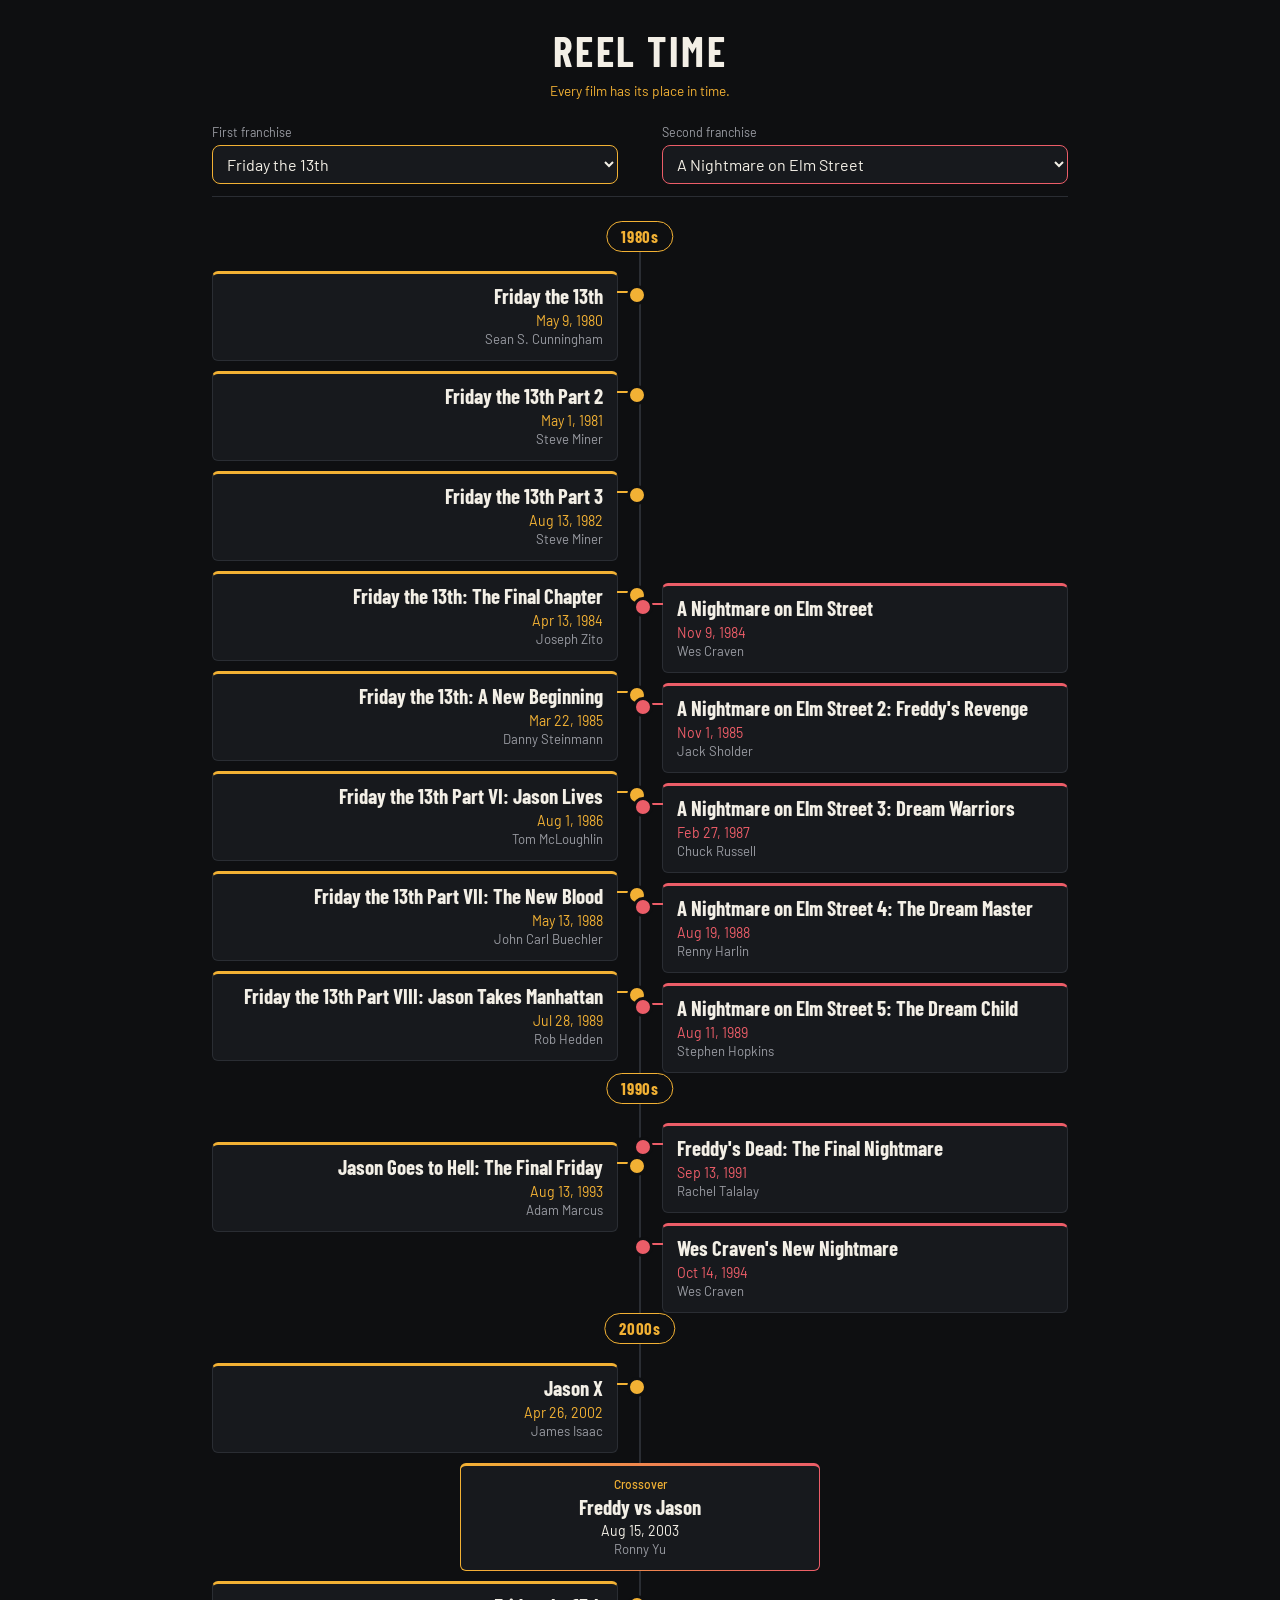
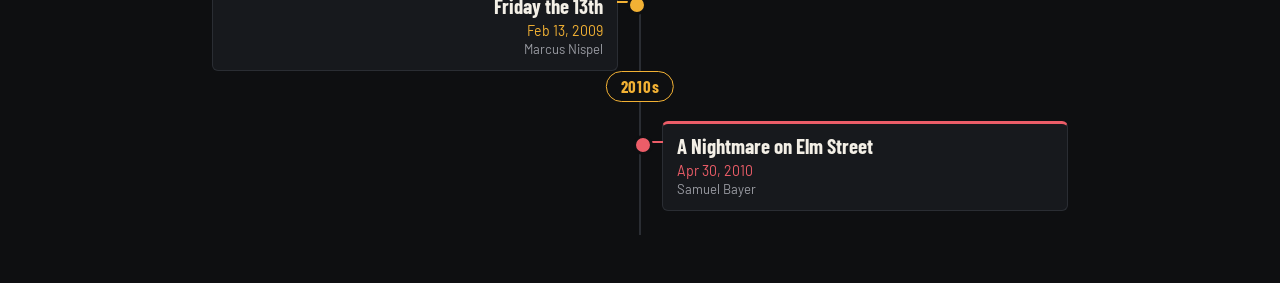
<file: index.html>
<!DOCTYPE html>
<html lang="en">
<head>
    <meta charset="UTF-8">
    <meta name="viewport" content="width=device-width, initial-scale=1.0">
    <title>Reel Time</title>
    <link rel="preconnect" href="https://fonts.googleapis.com">
    <link rel="preconnect" href="https://fonts.gstatic.com" crossorigin>
    <link href="https://fonts.googleapis.com/css2?family=Barlow:wght@400;500&family=Barlow+Condensed:wght@600;700&display=swap" rel="stylesheet">
    <link rel="stylesheet" href="style.css">
    <script type="module" src="main.js" defer></script>
</head>
<body>
    <header>
        <h1>Reel Time</h1>
        <p class="tagline">Every film has its place in time.</p>
    </header>

    <main>
        <section class="franchise-selectors">
            <div class="selector lane-left">
                <label for="franchise-one">First franchise</label>
                <select id="franchise-one"></select>
            </div>
            <div class="selector lane-right">
                <label for="franchise-two">Second franchise</label>
                <select id="franchise-two"></select>
            </div>
        </section>

        <section id="timeline">
            <!-- movie entries will be rendered here -->
        </section>
    </main>
</body>
</html>
</file>
<file: style.css>
:root {
    --bg: #0e0f11;
    --surface: #17191d;
    --line: #2a2d33;
    --text: #f3efe6;
    --muted: #9a9ca3;
    --gold: #f2b134;
    --coral: #ec5d68;
    --gutter: 22px; /* space between a card and the center spine */
}

* { box-sizing: border-box; }

body {
    margin: 0;
    background: var(--bg);
    color: var(--text);
    font-family: "Barlow", system-ui, sans-serif;
    line-height: 1.35;
}

header {
    text-align: center;
    padding: 22px 16px 14px;
}

h1 {
    margin: 0;
    font-family: "Barlow Condensed", system-ui, sans-serif;
    font-weight: 700;
    font-size: 2rem;
    letter-spacing: 0.06em;
    text-transform: uppercase;
}

.tagline {
    margin: 4px 0 0;
    color: var(--gold);
    font-size: 0.85rem;
}

main {
    max-width: 880px;
    margin: 0 auto;
    padding: 0 12px 48px;
}

/* Selectors sit directly above the lane they control */
.franchise-selectors {
    position: sticky;
    top: 0;
    z-index: 10;
    display: grid;
    grid-template-columns: 1fr 1fr;
    column-gap: calc(var(--gutter) * 2);
    padding: 10px 0 12px;
    background: var(--bg);
    border-bottom: 1px solid var(--line);
}

.lane-left  { --accent: var(--gold); }
.lane-right { --accent: var(--coral); }

.selector {
    display: flex;
    flex-direction: column;
    gap: 4px;
    min-width: 0;
}

.selector label {
    font-size: 0.78rem;
    color: var(--muted);
}

.selector select {
    width: 100%;
    font: inherit;
    font-size: 16px; /* 16px stops iOS from zooming on focus */
    color: var(--text);
    background: var(--surface);
    border: 1px solid var(--accent);
    border-radius: 8px;
    padding: 8px 10px;
    text-overflow: ellipsis;
}

.selector select:focus-visible {
    outline: 2px solid var(--accent);
    outline-offset: 2px;
}

/* Timeline */
#timeline {
    position: relative;
    margin-top: 24px;
}

.spine {
    position: absolute;
    top: 0;
    bottom: 0;
    left: 50%;
    width: 2px;
    transform: translateX(-50%);
    background: var(--line);
}

.decade {
    position: absolute;
    left: 50%;
    transform: translateX(-50%);
    z-index: 2;
    padding: 3px 14px;
    border: 1px solid var(--gold);
    border-radius: 999px;
    background: var(--bg);
    color: var(--gold);
    font-family: "Barlow Condensed", system-ui, sans-serif;
    font-weight: 700;
    font-size: 1.05rem;
    letter-spacing: 0.04em;
}

.card {
    position: absolute;
    width: calc(50% - var(--gutter));
    padding: 8px 10px 9px;
    background: var(--surface);
    border: 1px solid var(--line);
    border-top: 3px solid var(--accent);
    border-radius: 6px;
}

.card.left  { left: 0;  text-align: right; --accent: var(--gold); }
.card.right { right: 0; text-align: left;  --accent: var(--coral); }

.card h3 {
    margin: 0;
    font-family: "Barlow Condensed", system-ui, sans-serif;
    font-weight: 700;
    font-size: 1.05rem;
    line-height: 1.15;
}

.card time {
    display: block;
    margin-top: 3px;
    font-size: 0.8rem;
    color: var(--accent);
}

.card .director {
    margin: 1px 0 0;
    font-size: 0.75rem;
    color: var(--muted);
}

/* Dot on the spine + short tick connecting it to the card */
.card::before {
    content: "";
    position: absolute;
    top: 11px;
    z-index: 3;
    width: 14px;
    height: 14px;
    border-radius: 50%;
    background: var(--accent);
    border: 3px solid var(--bg);
}

.card::after {
    content: "";
    position: absolute;
    top: 17px;
    z-index: 1;
    width: calc(var(--gutter) + 1px);
    height: 2px;
    background: var(--accent);
}

.card.left::before  { right: calc(-1 * (var(--gutter) + 7px) - 1px); }
.card.right::before { left:  calc(-1 * (var(--gutter) + 7px) - 1px); }
.card.left::after   { right: calc(-1 * (var(--gutter) + 1px)); }
.card.right::after  { left:  calc(-1 * (var(--gutter) + 1px)); }

/* A film that belongs to both franchises sits on the spine itself */
.card.cross {
    left: 50%;
    transform: translateX(-50%);
    z-index: 2;
    width: min(92%, 360px);
    text-align: center;
    border: 1px solid transparent;
    border-top-width: 3px;
    background:
        linear-gradient(var(--surface), var(--surface)) padding-box,
        linear-gradient(90deg, var(--gold), var(--coral)) border-box;
}

.card.cross::before,
.card.cross::after { display: none; }

.card.cross time { color: var(--text); }

.badge {
    display: block;
    margin-bottom: 2px;
    font-size: 0.75rem;
    font-weight: 500;
    color: var(--gold);
}

@media (min-width: 640px) {
    h1 { font-size: 2.6rem; }
    .card { padding: 10px 14px 11px; }
    .card h3 { font-size: 1.3rem; }
    .card time { font-size: 0.88rem; }
    .card .director { font-size: 0.82rem; }
}
</file>
